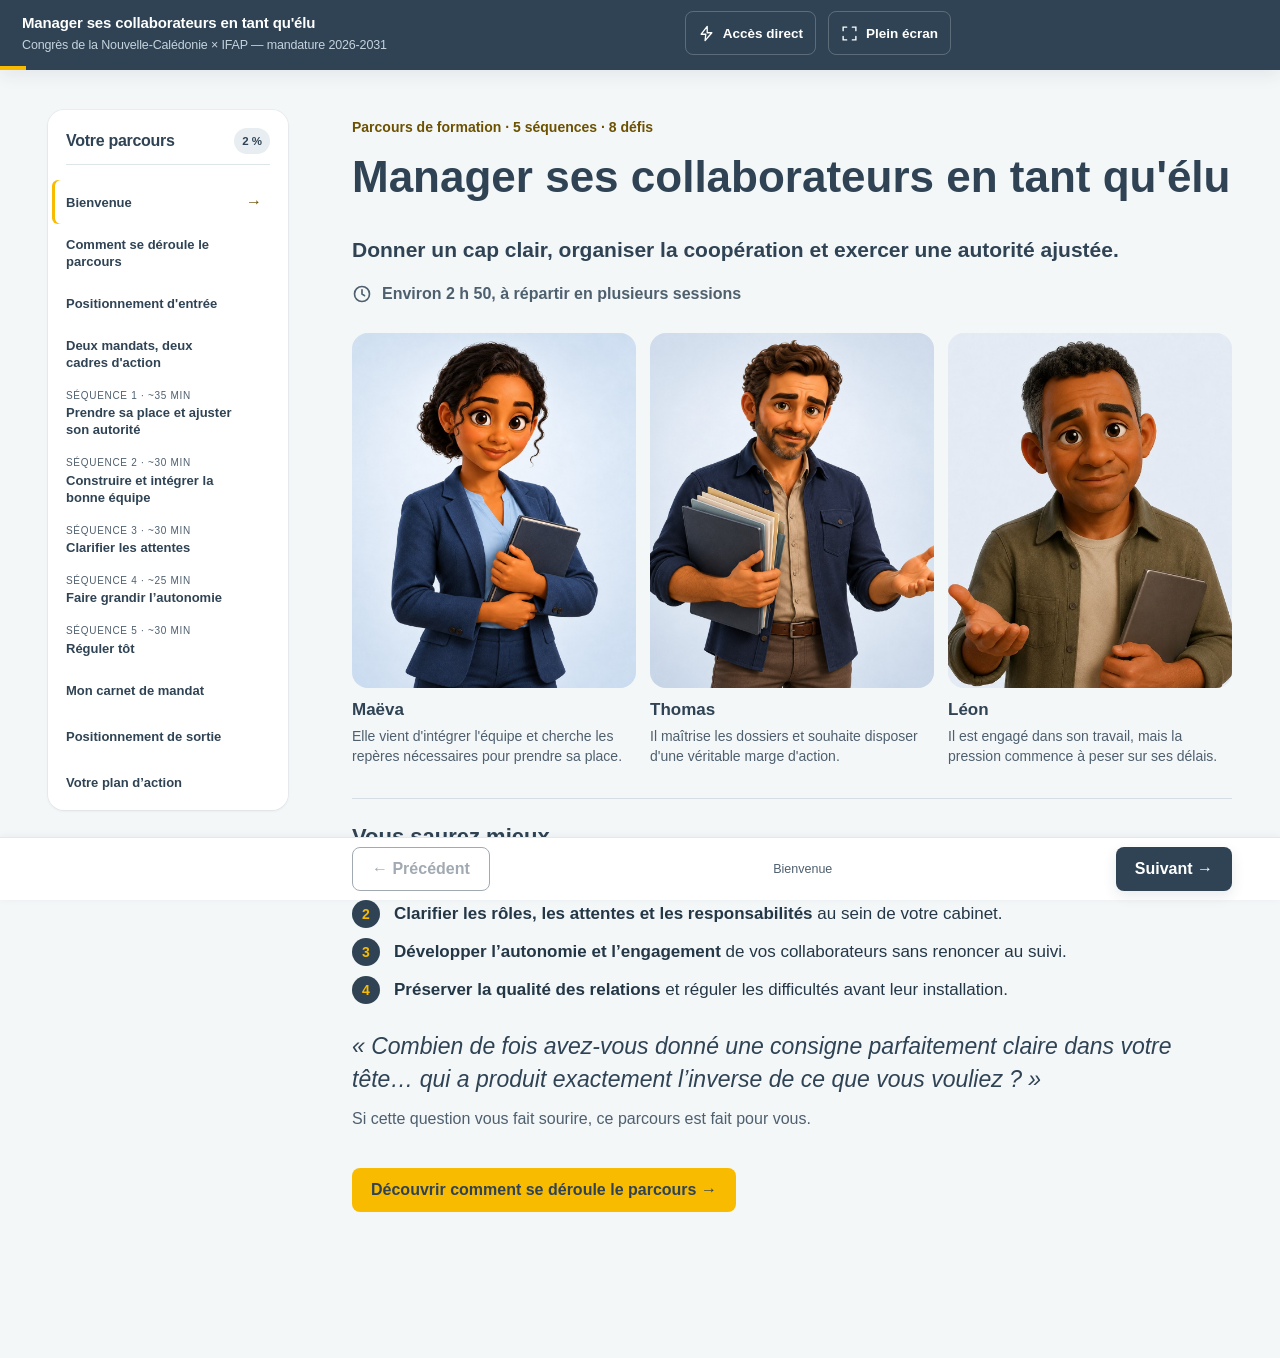
<file: index.html>
<!doctype html>
<html lang="fr">
<head>
<meta charset="utf-8">
<meta http-equiv="refresh" content="0; url=src/index.html">
<title>Manager ses collaborateurs en tant qu'élu</title>
</head>
<body>
<p><a href="src/index.html">Ouvrir le module</a></p>
</body>
</html>
</file>
